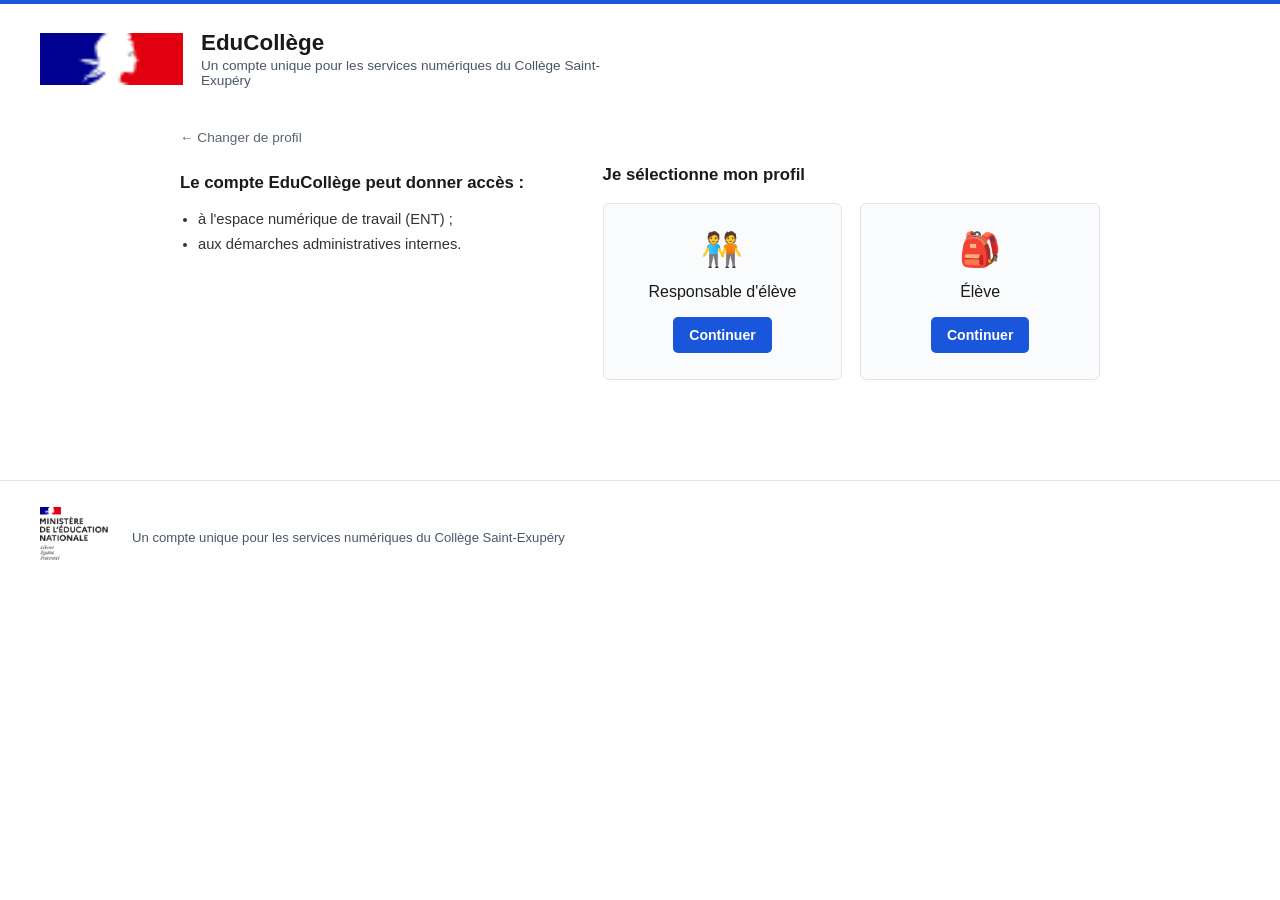
<file: connexion-profil.html>
<!DOCTYPE html>
<html lang="fr">
<head>
<meta charset="UTF-8">
<meta name="viewport" content="width=device-width, initial-scale=1.0">
<title>Sélection du profil — EduCollège</title>
<link rel="icon" type="image/png" href="assets/favicon.png">
<script src="protect.js"></script>
<style>
  @import url('https://fonts.googleapis.com/css2?family=Inter:wght@400;500;600;700&display=swap');
  *{box-sizing:border-box;}
  body{
    margin:0;
    font-family:Arial,sans-serif;
    background:#fff;
    color:#1a1a1a;
  }
  .ec-topline{height:4px;background:#1a56db;}
  header.ec-head{
    display:flex;
    align-items:center;
    gap:18px;
    padding:26px 40px;
  }
  header.ec-head img{height:52px;}
  header.ec-head .titles h1{
    margin:0;
    font-size:1.4rem;
    font-weight:700;
  }
  header.ec-head .titles p{
    margin:2px 0 0;
    font-size:.85rem;
    color:#4a5568;
    max-width:420px;
  }
  main{
    max-width:1000px;
    margin:20px auto 0;
    padding:0 40px 60px;
    display:flex;
    gap:40px;
    flex-wrap:wrap;
  }
  .ec-info{
    flex:1;
    min-width:260px;
    padding-top:8px;
  }
  .ec-info h2{font-size:1.05rem;margin:0 0 14px;}
  .ec-info ul{padding-left:18px;margin:0;font-size:.92rem;color:#333;line-height:1.7;}
  .ec-select{
    flex:1.3;
    min-width:300px;
  }
  .ec-select h2{font-size:1.05rem;margin:0 0 18px;}
  .ec-profiles{
    display:flex;
    gap:18px;
    flex-wrap:wrap;
  }
  .profile-card{
    flex:1;
    min-width:150px;
    background:#fafbfc;
    border:1px solid #e2e4e8;
    border-radius:6px;
    padding:26px 18px;
    text-align:center;
    text-decoration:none;
    color:#1a1a1a;
    transition:border-color .15s, box-shadow .15s;
  }
  .profile-card:hover{border-color:#1a56db;box-shadow:0 2px 8px rgba(26,86,219,.1);}
  .profile-card .icon{font-size:2.1rem;margin-bottom:14px;}
  .profile-card .btn{
    display:inline-block;
    margin-top:16px;
    background:#1a56db;
    color:#fff;
    font-weight:600;
    font-size:.88rem;
    padding:10px 16px;
    border-radius:5px;
  }
  footer.ec-foot{
    border-top:1px solid #e2e4e8;
    margin-top:40px;
    padding:26px 40px;
    display:flex;
    align-items:center;
    gap:16px;
    flex-wrap:wrap;
  }
  footer.ec-foot img{height:60px;}
  footer.ec-foot p{margin:0;font-size:.82rem;color:#4a5568;}
  .ec-back{
    display:block;
    max-width:1000px;
    margin:0 auto;
    padding:16px 40px 0;
    font-size:.85rem;
    color:#5a6472;
    text-decoration:none;
  }
</style>
</head>
<body>

<div class="ec-topline"></div>
<header class="ec-head">
  <img src="assets/logo_seul_educ_national.png" alt="Collège Saint-Exupéry">
  <div class="titles">
    <h1>EduCollège</h1>
    <p>Un compte unique pour les services numériques du Collège Saint-Exupéry</p>
  </div>
</header>

<a href="connexion-type.html" class="ec-back">← Changer de profil</a>

<main>
  <div class="ec-info">
    <h2>Le compte EduCollège peut donner accès :</h2>
    <ul id="info-list">
      <li>à l'espace numérique de travail (ENT) ;</li>
      <li>aux démarches administratives internes.</li>
    </ul>
  </div>
  <div class="ec-select">
    <h2 id="select-title">Je sélectionne mon profil</h2>
    <div class="ec-profiles" id="profiles-container"></div>
  </div>
</main>

<footer class="ec-foot">
  <img src="assets/logo_educ_national.png" alt="Collège Saint-Exupéry">
  <p>Un compte unique pour les services numériques du Collège Saint-Exupéry</p>
</footer>

<script>
const params = new URLSearchParams(window.location.search);
const type = params.get('type');
const container = document.getElementById('profiles-container');

const profils = {
  eleve: [
    { label: 'Responsable d\'élève', profil: 'responsable', icon: '🧑‍🤝‍🧑' },
    { label: 'Élève', profil: 'eleve', icon: '🎒' }
  ],
  personnel: [
    { label: 'Personnel de la Direction', profil: 'direction', icon: '🗄️' },
    { label: 'Personnel d\'éducation (CPE, AED)', profil: 'education', icon: '🏫' },
    { label: 'Personnel enseignant', profil: 'profs', icon: '📋' }
  ]
};

const list = profils[type] || profils.eleve;

container.innerHTML = list.map(p => `
  <a class="profile-card" href="connexion.html?profil=${p.profil}">
    <div class="icon">${p.icon}</div>
    <div>${p.label}</div>
    <span class="btn">Continuer</span>
  </a>
`).join('');
</script>

</body>
</html>
</file>
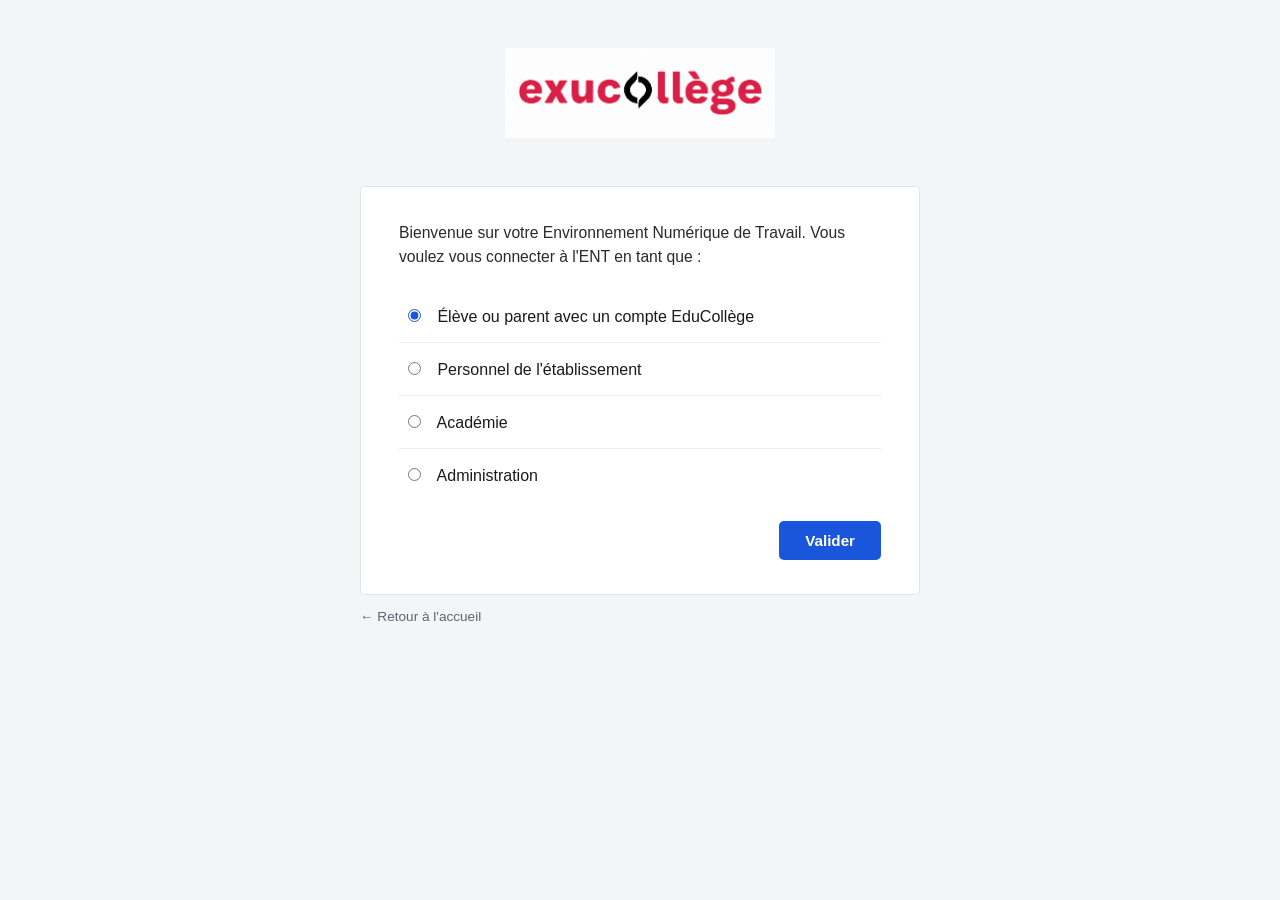
<file: connexion-type.html>
<!DOCTYPE html>
<html lang="fr">
<head>
<meta charset="UTF-8">
<meta name="viewport" content="width=device-width, initial-scale=1.0">
<title>Connexion — Collège Saint-Exupéry</title>
<link rel="icon" type="image/png" href="assets/favicon.png">
<script src="protect.js"></script>
<style>
  @import url('https://fonts.googleapis.com/css2?family=Inter:wght@400;500;600&display=swap');
  *{box-sizing:border-box;}
  body{
    margin:0;
    font-family:Arial,sans-serif;
    background:#f4f5f7;
    color:#1a1a1a;
    min-height:100vh;
  }
  .ec-header{
    text-align:center;
    padding:48px 20px 20px;
  }
  .ec-header img{
    max-height:90px;
    max-width:320px;
  }
  .ec-card{
    max-width:560px;
    margin:24px auto 0;
    background:#fff;
    border:1px solid #e2e4e8;
    border-radius:4px;
    padding:34px 38px;
  }
  .ec-card p.intro{
    margin:0 0 22px;
    font-size:.98rem;
    line-height:1.5;
    color:#2a2a2a;
  }
  .ec-option{
    display:block;
    padding:16px 4px;
    border-bottom:1px solid #eceff2;
    cursor:pointer;
    font-size:1rem;
  }
  .ec-option:last-of-type{border-bottom:none;}
  .ec-option input{
    margin-right:12px;
    accent-color:#1a56db;
  }
  .ec-actions{
    display:flex;
    justify-content:flex-end;
    margin-top:20px;
  }
  .ec-btn{
    background:#1a56db;
    color:#fff;
    border:none;
    padding:11px 26px;
    font-size:.95rem;
    font-weight:600;
    border-radius:5px;
    cursor:pointer;
    font-family:Arial,sans-serif;
  }
  .ec-btn:hover{background:#164bc0;}
  .ec-back{
    display:block;
    max-width:560px;
    margin:14px auto 0;
    font-size:.85rem;
    color:#5a6472;
    text-decoration:none;
  }
  .ec-back:hover{text-decoration:underline;}
</style>
</head>
<body>

<div class="ec-header">
  <img src="assets/exucollege_logo_fond_blanc.png" alt="Collège Saint-Exupéry">
</div>

<div class="ec-card">
  <p class="intro">Bienvenue sur votre Environnement Numérique de Travail. Vous voulez vous connecter à l'ENT en tant que :</p>

  <form id="form-type">
    <label class="ec-option">
      <input type="radio" name="type" value="eleve" checked>
      Élève ou parent avec un compte EduCollège
    </label>
    <label class="ec-option">
      <input type="radio" name="type" value="personnel">
      Personnel de l'établissement
    </label>
    <label class="ec-option">
      <input type="radio" name="type" value="academie">
      Académie
    </label>
    <label class="ec-option">
      <input type="radio" name="type" value="administration">
      Administration
    </label>

    <div class="ec-actions">
      <button type="submit" class="ec-btn">Valider</button>
    </div>
  </form>
</div>
  </form>
</div>

<a href="index.html" class="ec-back">← Retour à l'accueil</a>

<script>
document.getElementById('form-type').addEventListener('submit', function (e) {
  e.preventDefault();
  const type = document.querySelector('input[name="type"]:checked').value;

  if (type === 'academie') {
    window.location.href = 'connexion.html?profil=academie';
  } else if (type === 'administration') {
    window.location.href = 'admin.html';
  } else {
    window.location.href = 'connexion-profil.html?type=' + type;
  }
});
</script>

</body>
</html>
</file>
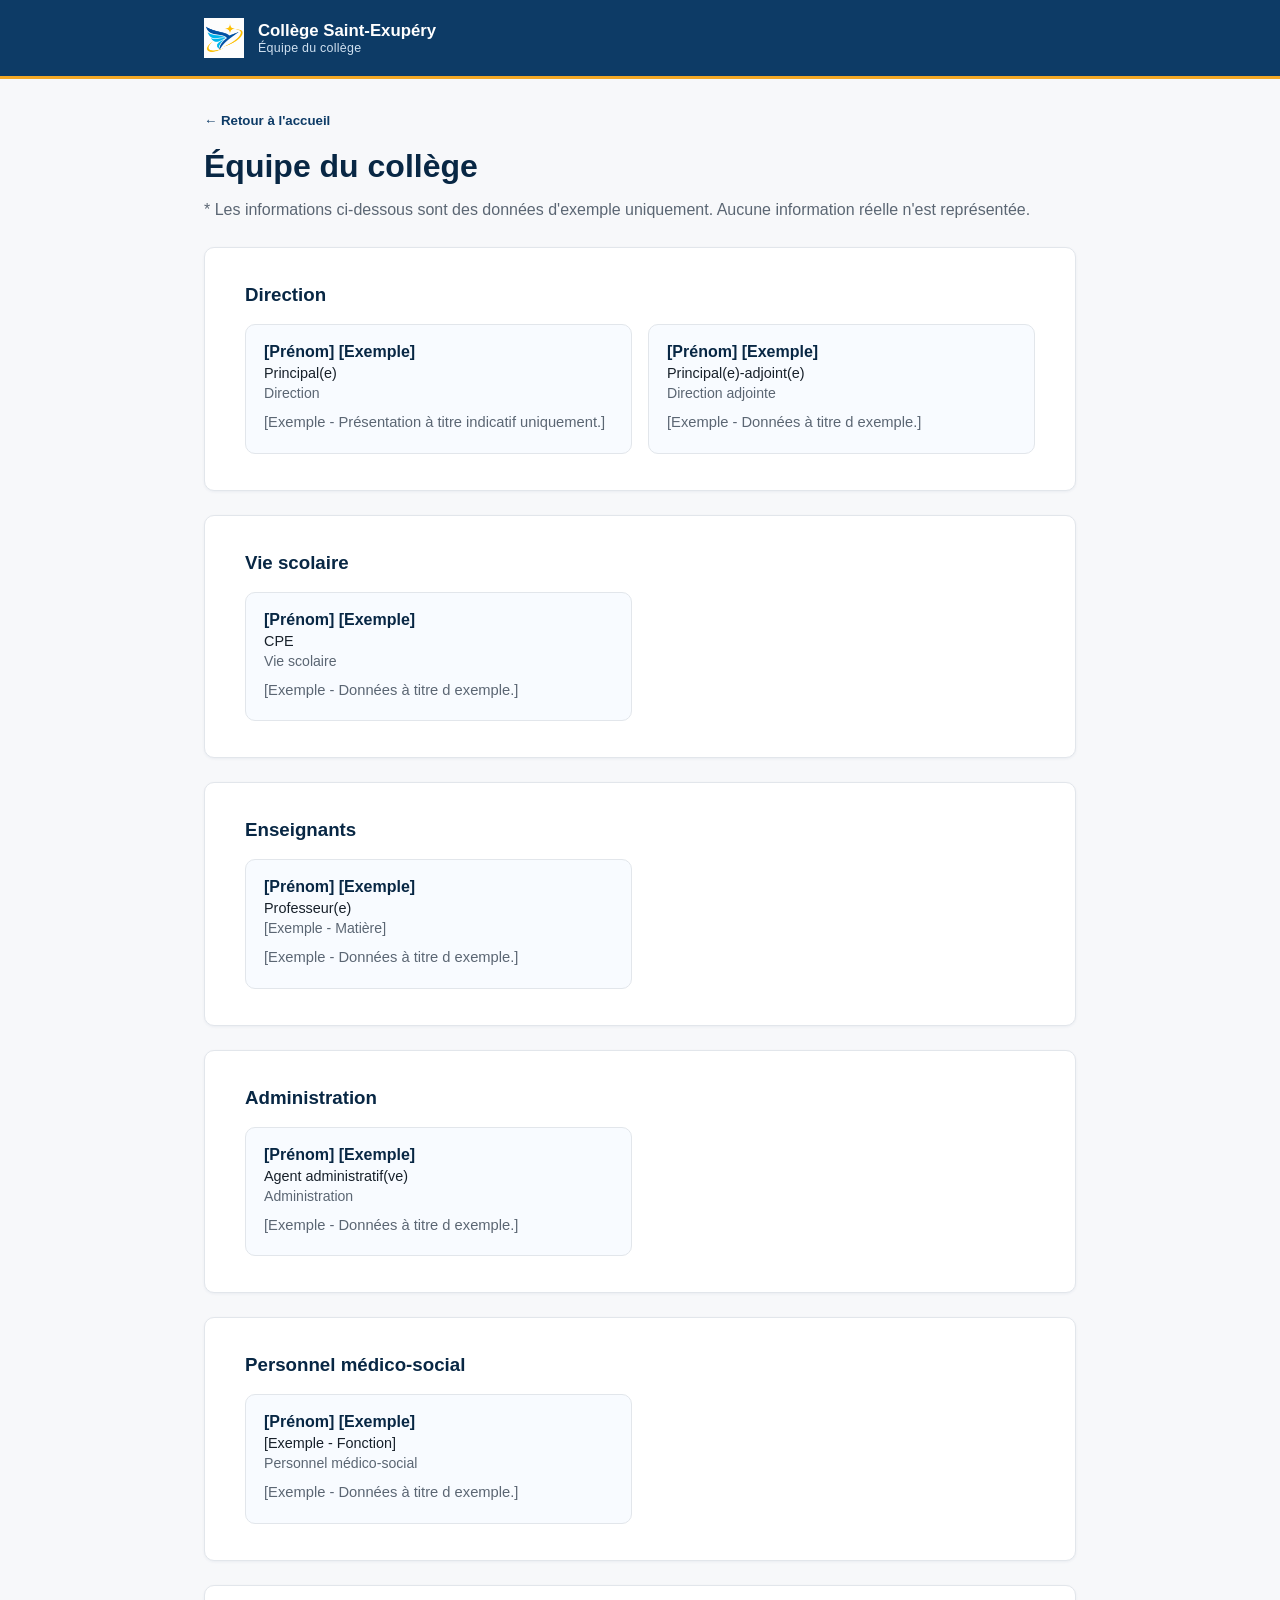
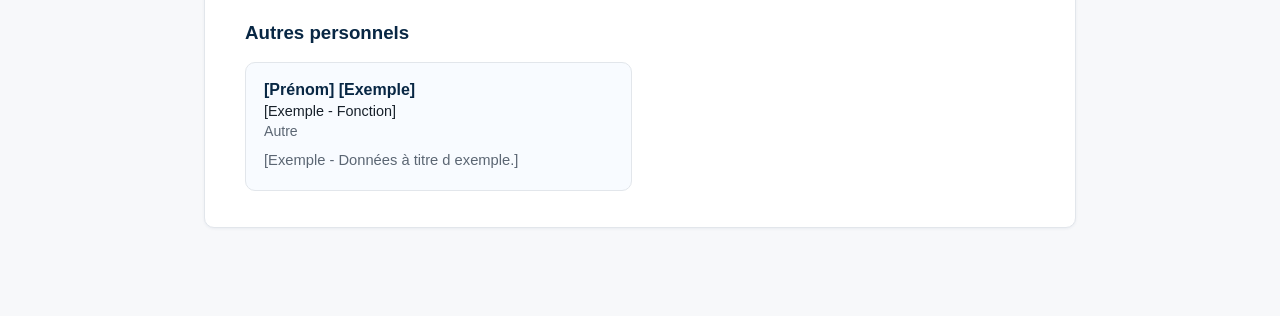
<file: equipe.html>
﻿<!DOCTYPE html>
<html lang='fr'>
<head>
<meta charset='UTF-8'>
<meta name='viewport' content='width=device-width, initial-scale=1.0'>
<title>Équipe - Collège Saint-Exupéry</title>
<link rel='icon' type='image/png' href='assets/favicon.png'>
<link rel='stylesheet' href='style.css'>
</head>
<body>
<script src='protect.js'></script>
<div class='topbar'>
  <div class='topbar-inner'>
    <img src='assets/favicon.png' alt='Collège Saint-Exupéry'>
    <div class='topbar-text'>
      <div class='etab'>Collège Saint-Exupéry</div>
      <div class='sub'>Équipe du collège</div>
    </div>
  </div>
</div>
<div class='wrap' style='padding-top:32px; max-width:920px;'>
  <a href='index.html' class='back-link'>← Retour à l'accueil</a>
  <h1 style='font-family:Arial, sans-serif; color:var(--navy-dark); margin:14px 0 8px;'>Équipe du collège</h1>
  <p style='color:var(--ink-soft); margin-bottom:28px;'>* Les informations ci-dessous sont des données d'exemple uniquement. Aucune information réelle n'est représentée.</p>
  <div id='equipe-content'></div>
</div>
<script>
const equipes = [
  {categorie:'Direction', membres:[
    {nom:'[Exemple]', prenom:'[Prénom]', fonction:'Principal(e)', service:'Direction', presentation:'[Exemple - Présentation à titre indicatif uniquement.]'},
    {nom:'[Exemple]', prenom:'[Prénom]', fonction:'Principal(e)-adjoint(e)', service:'Direction adjointe', presentation:'[Exemple - Données à titre d exemple.]'}
  ]},
  {categorie:'Vie scolaire', membres:[
    {nom:'[Exemple]', prenom:'[Prénom]', fonction:'CPE', service:'Vie scolaire', presentation:'[Exemple - Données à titre d exemple.]'}
  ]},
  {categorie:'Enseignants', membres:[
    {nom:'[Exemple]', prenom:'[Prénom]', fonction:'Professeur(e)', service:'[Exemple - Matière]', presentation:'[Exemple - Données à titre d exemple.]'}
  ]},
  {categorie:'Administration', membres:[
    {nom:'[Exemple]', prenom:'[Prénom]', fonction:'Agent administratif(ve)', service:'Administration', presentation:'[Exemple - Données à titre d exemple.]'}
  ]},
  {categorie:'Personnel médico-social', membres:[
    {nom:'[Exemple]', prenom:'[Prénom]', fonction:'[Exemple - Fonction]', service:'Personnel médico-social', presentation:'[Exemple - Données à titre d exemple.]'}
  ]},
  {categorie:'Autres personnels', membres:[
    {nom:'[Exemple]', prenom:'[Prénom]', fonction:'[Exemple - Fonction]', service:'Autre', presentation:'[Exemple - Données à titre d exemple.]'}
  ]}
];
const container = document.getElementById('equipe-content');
function esc(str) {
  return String(str ?? '').replace(/[&<>"']/g, m => ({ '&': '&amp;', '<': '&lt;', '>': '&gt;', '"': '&quot;', "'": '&#39;' }[m]));
}
container.innerHTML = equipes.map(cat => {
  return '<div class="card" style="margin-bottom:24px;"><h3 style="margin:0 0 18px; font-family:Arial,sans-serif; color:var(--navy-dark);">' + esc(cat.categorie) + '</h3><div style="display:grid; grid-template-columns:repeat(auto-fill, minmax(260px,1fr)); gap:16px;">' + cat.membres.map(m => {
    return '<div style="background:#f8fbff; border:1px solid var(--line); border-radius:10px; padding:18px;"><div style="font-weight:600; color:var(--navy-dark); margin-bottom:4px;">' + esc(m.prenom) + ' ' + esc(m.nom) + '</div><div style="font-size:.9rem; color:var(--ink); margin-bottom:4px;">' + esc(m.fonction) + '</div><div style="font-size:.88rem; color:var(--ink-soft); margin-bottom:10px;">' + esc(m.service) + '</div><p style="color:var(--ink-soft); font-size:.92rem; line-height:1.6; margin:0;">' + esc(m.presentation) + '</p></div>';
  }).join('') + '</div></div>';
}).join('');
</script>
</body>
</html>
</file>
<file: style.css>
@import url('https://fonts.googleapis.com/css2?family=Fraunces:opsz,wght@9..144,500;9..144,600;9..144,700&family=Inter:wght@400;500;600&display=swap');

:root{
  --navy:#0d3b66;
  --navy-dark:#082744;
  --sky:#2ba8e0;
  --gold:#f4a825;
  --paper:#f7f8fa;
  --card:#ffffff;
  --ink:#17202a;
  --ink-soft:#5b6673;
  --line:#e2e6eb;
  --error:#c0392b;
  --radius:10px;
}

*{box-sizing:border-box;}
html,body{margin:0;padding:0;}
body{
  background:var(--paper);
  color:var(--ink);
  font-family:Arial,sans-serif;
  min-height:100vh;
  -webkit-font-smoothing:antialiased;
}

.topbar{
  background:var(--navy);
  border-bottom:3px solid var(--gold);
}
.back-link{
  display:inline-flex;
  align-items:center;
  gap:6px;
  font-size:.83rem;
  font-weight:600;
  color:var(--navy);
  text-decoration:none;
  margin-bottom:6px;
}
.back-link:hover{color:var(--sky);}

.topbar-inner{
  max-width:920px;
  margin:0 auto;
  padding:18px 24px;
  display:flex;
  align-items:center;
  gap:14px;
}
.topbar-inner img{height:40px;width:auto;}
.topbar-text{color:#fff;}
.topbar-text .etab{font-family:Arial,serif;font-weight:600;font-size:1.05rem;line-height:1.2;}
.topbar-text .sub{font-size:.78rem;color:#cfe0f0;letter-spacing:.02em;}

.hero{
  max-width:920px;
  margin:0 auto;
  padding:52px 24px 28px;
  display:flex;
  align-items:center;
  gap:32px;
}
.hero img.big-logo{
  width:140px;
  height:auto;
  flex-shrink:0;
}
.hero-copy h1{
  font-family:Arial,serif;
  font-weight:600;
  font-size:2rem;
  line-height:1.15;
  margin:0 0 10px;
  color:var(--navy-dark);
}
.hero-copy p{
  margin:0;
  color:var(--ink-soft);
  font-size:.98rem;
  line-height:1.55;
  max-width:56ch;
}

.wrap{
  max-width:720px;
  margin:0 auto;
  padding:0 24px 64px;
}

.card{
  background:var(--card);
  border:1px solid var(--line);
  border-radius:var(--radius);
  padding:36px 40px;
  box-shadow:0 1px 3px rgba(13,59,102,.06);
}

.field{margin-bottom:22px;}
.field label{
  display:block;
  font-size:.85rem;
  font-weight:600;
  color:var(--navy-dark);
  margin-bottom:6px;
}
.field .hint{
  display:block;
  font-size:.78rem;
  color:var(--ink-soft);
  font-weight:400;
  margin-top:4px;
}
.field .hint a{color:var(--sky);}

input[type=text],input[type=number],input[type=password],textarea,select{
  width:100%;
  font-family:Arial,sans-serif;
  font-size:.95rem;
  padding:11px 13px;
  border:1px solid var(--line);
  border-radius:7px;
  background:#fcfdfe;
  color:var(--ink);
  transition:border-color .15s;
}
input:focus,textarea:focus,select:focus{
  outline:none;
  border-color:var(--sky);
  background:#fff;
}
textarea{resize:vertical;min-height:90px;font-family:Arial,sans-serif;}

.trio{
  display:grid;
  grid-template-columns:1fr 1fr 1fr;
  gap:12px;
}
.duo{
  display:grid;
  grid-template-columns:1fr 1fr;
  gap:16px;
}
@media (max-width:600px){
  .trio,.duo{grid-template-columns:1fr;}
  .hero{flex-direction:column;text-align:center;padding-top:36px;}
  .hero-copy p{max-width:none;}
  .card{padding:28px 22px;}
}

.radio-row{
  display:flex;
  gap:10px;
  flex-wrap:wrap;
}
.radio-row label{
  display:flex;
  align-items:center;
  gap:7px;
  font-size:.88rem;
  font-weight:500;
  color:var(--ink);
  border:1px solid var(--line);
  padding:9px 14px;
  border-radius:7px;
  cursor:pointer;
  background:#fcfdfe;
}
.radio-row input{width:auto;margin:0;}
.radio-row label:has(input:checked){
  border-color:var(--sky);
  background:#eaf6fd;
}

button.submit{
  width:100%;
  background:var(--navy);
  color:#fff;
  border:none;
  padding:14px 20px;
  font-size:.98rem;
  font-weight:600;
  font-family:Arial,sans-serif;
  border-radius:7px;
  cursor:pointer;
  transition:background .15s;
  margin-top:8px;
}
button.submit:hover{background:var(--navy-dark);}
button.submit:disabled{background:#9db4c7;cursor:not-allowed;}

.msg{
  margin-top:16px;
  padding:12px 15px;
  border-radius:7px;
  font-size:.88rem;
  display:none;
}
.msg.ok{background:#e9f7ee;color:#1e7a44;border:1px solid #bfe6cd;}
.msg.err{background:#fbeaea;color:var(--error);border:1px solid #f2c4c1;}

footer.site-footer{
  text-align:center;
  padding:28px 24px 40px;
  font-size:.78rem;
  color:var(--ink-soft);
}

/* --- Admin --- */
.login-shell{
  max-width:380px;
  margin:90px auto;
  padding:0 24px;
}
.login-shell .card{text-align:center;}
.login-shell img{width:64px;margin-bottom:14px;}
.login-shell h1{font-family:Arial,serif;font-size:1.3rem;margin:0 0 22px;color:var(--navy-dark);}
.login-shell .field label{text-align:left;}

.admin-shell{max-width:1080px;margin:0 auto;padding:32px 24px 64px;}
.admin-head{
  display:flex;
  justify-content:space-between;
  align-items:center;
  margin-bottom:24px;
  flex-wrap:wrap;
  gap:12px;
}
.admin-head h1{font-family:Arial,serif;font-size:1.4rem;margin:0;color:var(--navy-dark);}
.who{font-size:.85rem;color:var(--ink-soft);}
.logout-btn{
  background:none;border:1px solid var(--line);padding:8px 14px;border-radius:7px;
  cursor:pointer;font-size:.82rem;color:var(--ink-soft);font-family:Arial,sans-serif;
}
.logout-btn:hover{border-color:var(--error);color:var(--error);}

.tabs{display:flex;gap:6px;margin-bottom:20px;border-bottom:1px solid var(--line);}
.tab-btn{
  background:none;border:none;padding:11px 18px;font-size:.9rem;font-weight:600;
  color:var(--ink-soft);cursor:pointer;border-bottom:2px solid transparent;font-family:Arial,sans-serif;
}
.tab-btn.active{color:var(--navy);border-bottom-color:var(--gold);}
.tab-panel{display:none;}
.tab-panel.active{display:block;}

.toolbar{
  display:flex;
  gap:10px;
  flex-wrap:wrap;
  margin-bottom:18px;
}
.search-input{
  flex:1;
  min-width:220px;
  font-family:Arial,sans-serif;
  font-size:.88rem;
  padding:10px 13px;
  border:1px solid var(--line);
  border-radius:7px;
  background:#fcfdfe;
}
.search-input:focus{outline:none;border-color:var(--sky);background:#fff;}
.filter-select{
  font-family:Arial,sans-serif;
  font-size:.85rem;
  padding:10px 12px;
  border:1px solid var(--line);
  border-radius:7px;
  background:#fcfdfe;
  color:var(--ink);
}

.badge-attente{background:#eef1f4;color:#5b6673;}
.badge-accepte{background:#e9f7ee;color:#1e7a44;}
.badge-refuse{background:#fbeaea;color:var(--error);}

.entry-actions{
  display:flex;
  gap:8px;
  flex-wrap:wrap;
  margin-top:14px;
  padding-top:14px;
  border-top:1px solid var(--line);
}
.action-btn{
  font-family:Arial,sans-serif;
  font-size:.8rem;
  font-weight:600;
  padding:7px 13px;
  border-radius:6px;
  border:1px solid var(--line);
  background:#fff;
  cursor:pointer;
  color:var(--ink-soft);
}
.action-btn.accept{border-color:#bfe6cd;color:#1e7a44;}
.action-btn.accept:hover{background:#e9f7ee;}
.action-btn.refuse{border-color:#f2c4c1;color:var(--error);}
.action-btn.refuse:hover{background:#fbeaea;}
.action-btn.reset{color:var(--ink-soft);}
.action-btn.reset:hover{background:#f2f4f6;}
.action-btn.delete{border-color:#f2c4c1;color:var(--error);margin-left:auto;}
.action-btn.delete:hover{background:var(--error);color:#fff;}
.action-btn.suppression-attente{background:var(--error);color:#fff;border-color:var(--error);opacity:1;}
.action-btn.suppression-attente:hover{background:var(--error);color:#fff;}

.notes-block{
  margin-top:14px;
  padding-top:14px;
  border-top:1px solid var(--line);
}
.note-input{
  width:100%;
  min-height:56px;
  font-family:Arial,sans-serif;
  font-size:.85rem;
  padding:9px 11px;
  border:1px solid var(--line);
  border-radius:6px;
  background:#fffdf5;
  margin:6px 0 8px;
  resize:vertical;
}
.note-input:focus{outline:none;border-color:var(--gold);}
.action-btn.note-save{border-color:var(--gold);color:#8a6414;}
.action-btn.note-save:hover{background:#fdf4e3;}
.action-btn.note-save.saved{
  background:#1e7a44;
  border-color:#1e7a44;
  color:#fff;
}

.staff-list li{align-items:center;}
.staff-actions{display:flex;align-items:center;gap:8px;flex-wrap:wrap;}

.entry-card{
  background:var(--card);border:1px solid var(--line);border-radius:9px;
  padding:20px 24px;margin-bottom:14px;
}
.entry-top{display:flex;justify-content:space-between;align-items:baseline;margin-bottom:10px;flex-wrap:wrap;gap:6px;}
.entry-name{font-weight:600;color:var(--navy-dark);font-size:1.02rem;}
.entry-date{font-size:.75rem;color:var(--ink-soft);}
.entry-grid{display:grid;grid-template-columns:1fr 1fr;gap:8px 24px;font-size:.87rem;margin-bottom:10px;}
.entry-grid .lbl{color:var(--ink-soft);font-weight:600;font-size:.75rem;text-transform:uppercase;letter-spacing:.03em;display:block;margin-bottom:2px;}
.entry-text{font-size:.87rem;line-height:1.5;margin-top:6px;}
.badge{
  display:inline-block;font-size:.72rem;font-weight:600;padding:3px 9px;border-radius:20px;
  background:#eaf6fd;color:var(--sky);
}
.empty-state{text-align:center;padding:60px 20px;color:var(--ink-soft);font-size:.9rem;}

.staff-form{display:grid;grid-template-columns:1fr 1fr auto;gap:10px;align-items:end;margin-bottom:24px;}
.staff-form .field{margin-bottom:0;}
@media (max-width:700px){.staff-form{grid-template-columns:1fr;}}
.staff-list{list-style:none;padding:0;margin:0;}
.staff-list li{
  display:flex;justify-content:space-between;padding:12px 0;border-bottom:1px solid var(--line);font-size:.88rem;
}
</file>
